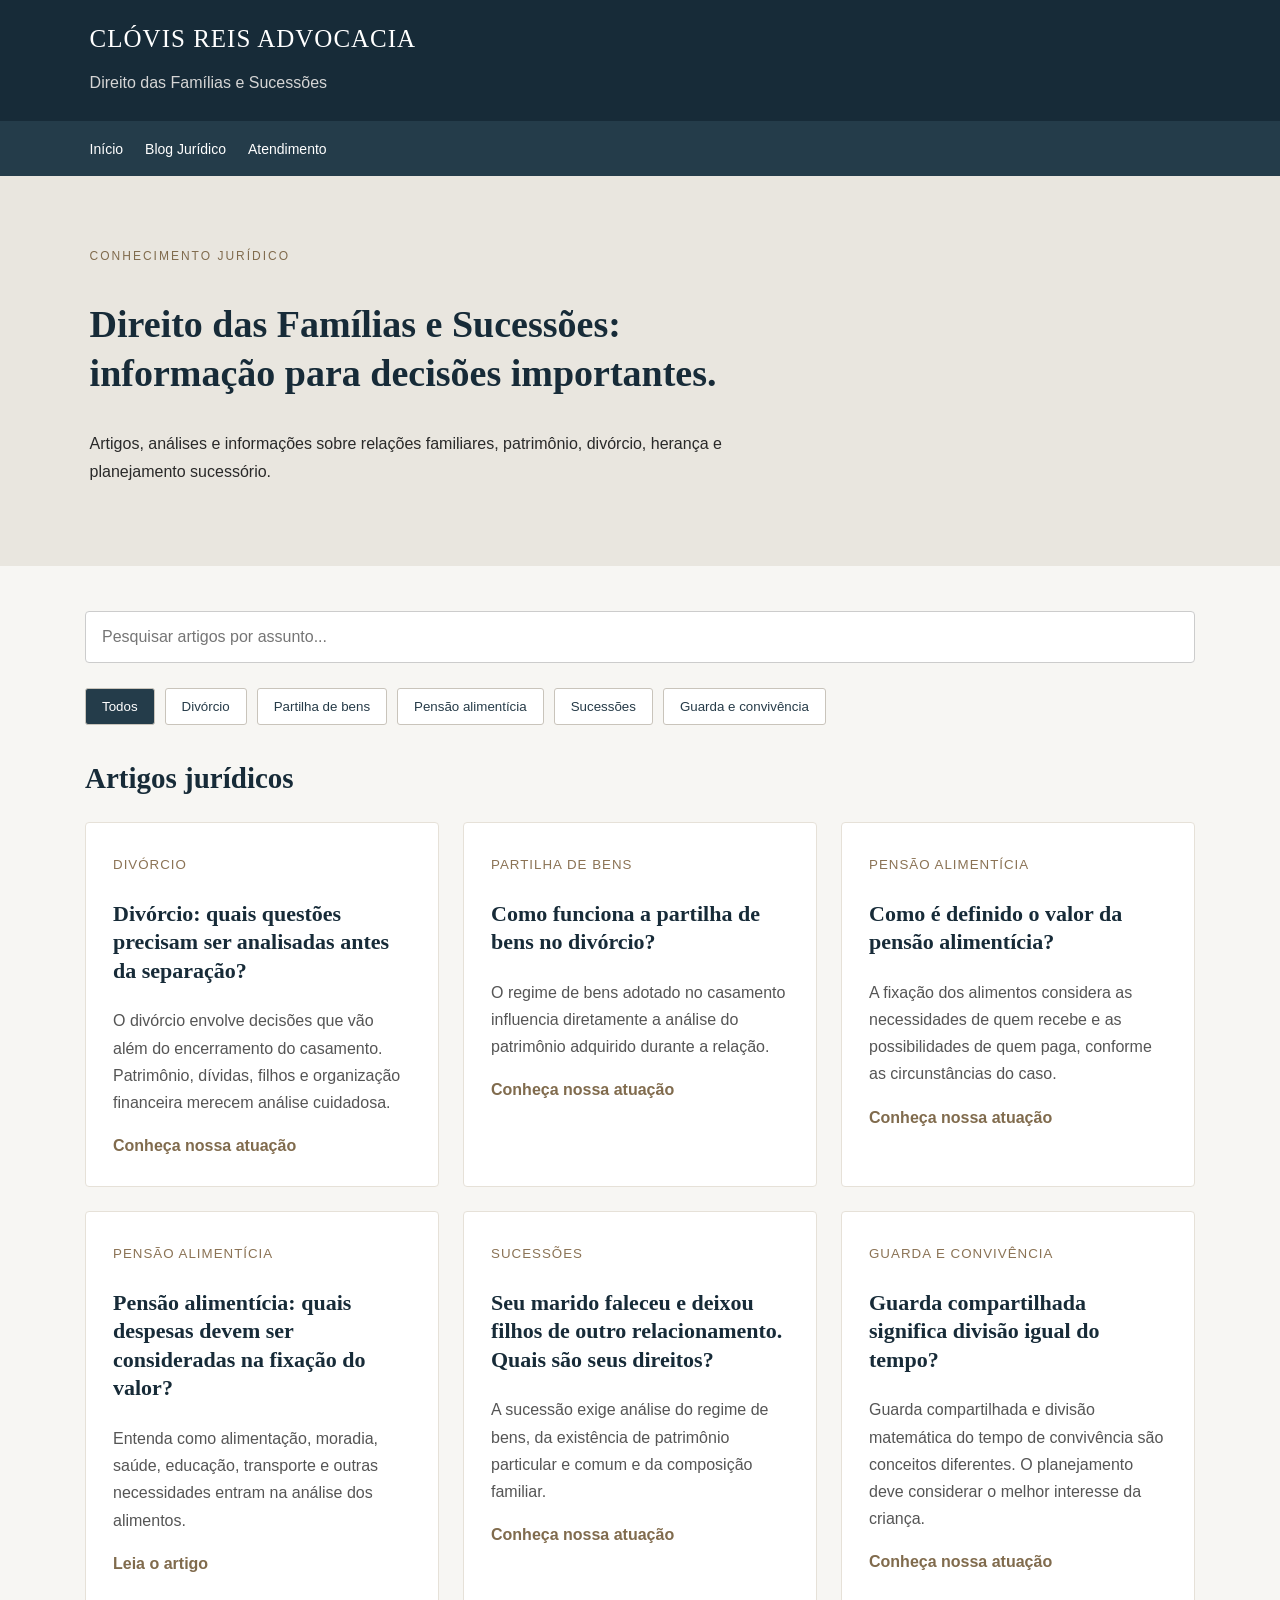
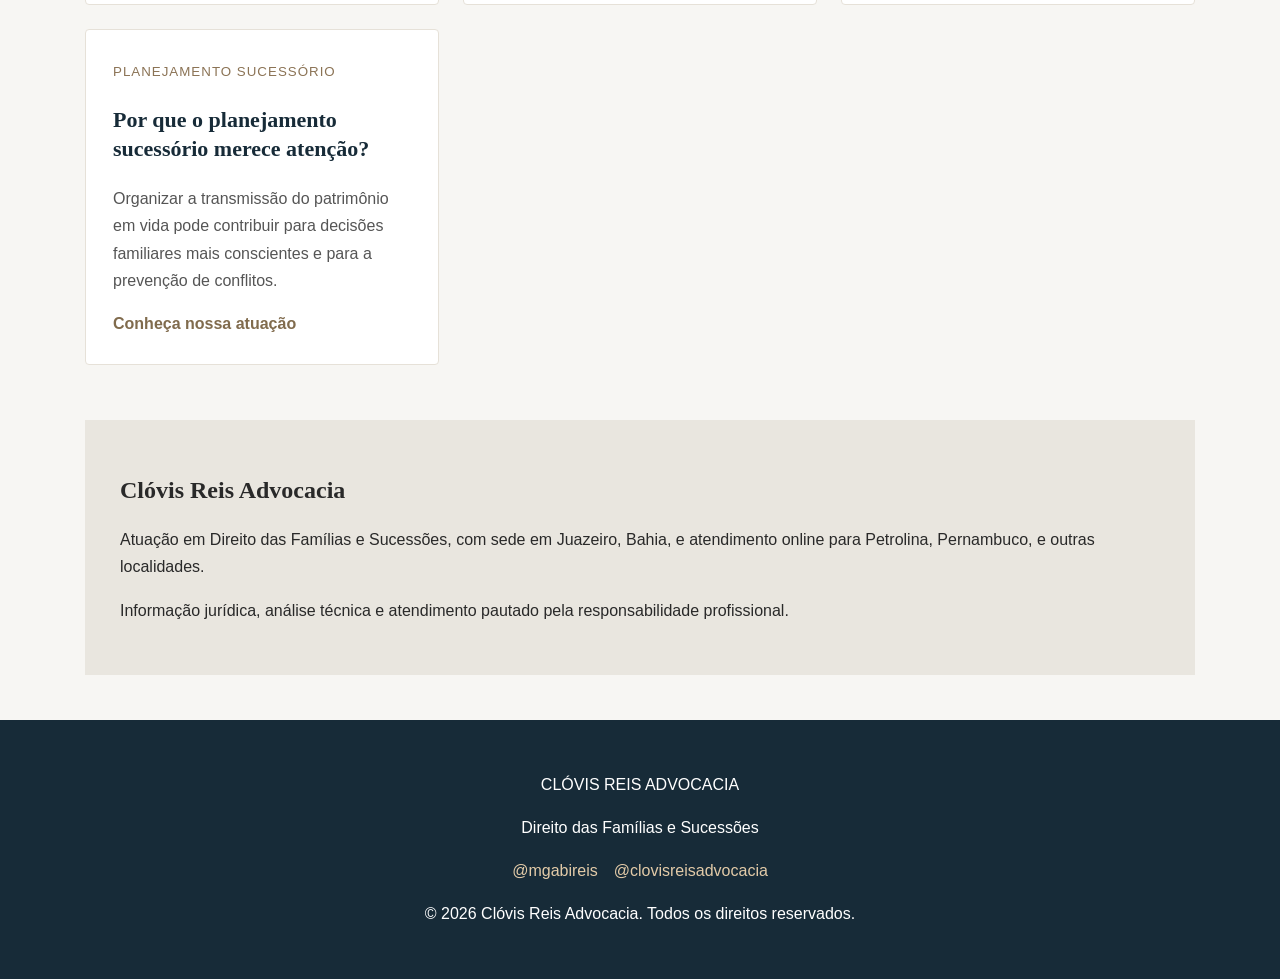
<file: artigos.html>
<!DOCTYPE html>
<html lang="pt-BR">
<head>
<meta charset="UTF-8">
<meta name="viewport" content="width=device-width, initial-scale=1.0">
<title>Blog Jurídico | Clóvis Reis Advocacia</title>
<meta name="description" content="Informação jurídica sobre Direito das Famílias e Sucessões. Artigos sobre divórcio, partilha de bens, pensão alimentícia, guarda, herança e planejamento patrimonial.">
<meta name="robots" content="index, follow">
<link rel="canonical" href="https://clovisreisadvocacia.netlify.app/artigos.html">
<meta property="og:title" content="Blog Jurídico Clóvis Reis Advocacia">
<meta property="og:description" content="Informação e orientação sobre Direito das Famílias e Sucessões.">
<meta property="og:type" content="website">
<style>
*{box-sizing:border-box}body{margin:0;font-family:Arial,sans-serif;color:#292929;background:#f7f6f3;line-height:1.7}header{background:#172b38;color:white;padding:25px 7%}.logo{font:25px Georgia,serif;letter-spacing:1px}header p{color:#d5d5d5;margin-bottom:0}nav{background:#243c4a;padding:14px 7%}nav a{color:white;text-decoration:none;margin-right:22px;font-size:14px}.hero{padding:65px 7%;background:#e9e6df}.hero span{color:#806b4d;text-transform:uppercase;letter-spacing:2px;font-size:12px}h1,h2,h3{font-family:Georgia,serif;line-height:1.3}.hero h1{font-size:38px;max-width:700px;color:#172b38}.hero p{max-width:650px}main{max-width:1150px;margin:auto;padding:45px 20px}.search{margin-bottom:25px}.search input{width:100%;padding:16px;border:1px solid #ccc;border-radius:4px;font-size:16px}.categories{display:flex;flex-wrap:wrap;gap:10px;margin-bottom:35px}.categories button{padding:10px 16px;background:white;border:1px solid #c9c4bb;color:#263b48;border-radius:3px;cursor:pointer}.categories button:hover,.categories button.active{background:#243c4a;color:white}.section-title{color:#172b38;font-size:29px;margin-bottom:25px}.articles{display:grid;grid-template-columns:repeat(auto-fit,minmax(260px,1fr));gap:24px}.article{background:white;padding:27px;border:1px solid #e6e1d8;border-radius:4px}.article small{color:#8b7355;text-transform:uppercase;letter-spacing:1px}.article h3{color:#172b38;font-size:22px}.article p{color:#555}.article a{color:#806b4d;font-weight:bold;text-decoration:none}.article a:hover{text-decoration:underline}.about{margin-top:55px;padding:35px;background:#e9e6df}footer{background:#172b38;color:white;padding:35px 7%;text-align:center}footer a{color:#e3cba8;text-decoration:none;margin:0 8px}@media(max-width:600px){.hero h1{font-size:30px}nav a{display:inline-block;margin:5px 10px 5px 0}}
</style>
</head>
<body>
<header><div class="logo">CLÓVIS REIS ADVOCACIA</div><p>Direito das Famílias e Sucessões</p></header>
<nav><a href="index.html">Início</a><a href="artigos.html">Blog Jurídico</a><a href="atendimento-petrolina.html">Atendimento</a></nav>
<section class="hero"><span>Conhecimento jurídico</span><h1>Direito das Famílias e Sucessões: informação para decisões importantes.</h1><p>Artigos, análises e informações sobre relações familiares, patrimônio, divórcio, herança e planejamento sucessório.</p></section>
<main>
<div class="search"><input type="search" id="busca" placeholder="Pesquisar artigos por assunto..." aria-label="Pesquisar artigos"></div>
<div class="categories">
<button class="active" data-category="todos">Todos</button><button data-category="divorcio">Divórcio</button><button data-category="partilha">Partilha de bens</button><button data-category="alimentos">Pensão alimentícia</button><button data-category="sucessoes">Sucessões</button><button data-category="guarda">Guarda e convivência</button>
</div>
<h2 class="section-title">Artigos jurídicos</h2>
<section class="articles" id="lista-artigos">
<article class="article" data-category="divorcio"><small>Divórcio</small><h3>Divórcio: quais questões precisam ser analisadas antes da separação?</h3><p>O divórcio envolve decisões que vão além do encerramento do casamento. Patrimônio, dívidas, filhos e organização financeira merecem análise cuidadosa.</p><a href="#sobre">Conheça nossa atuação</a></article>
<article class="article" data-category="partilha"><small>Partilha de bens</small><h3>Como funciona a partilha de bens no divórcio?</h3><p>O regime de bens adotado no casamento influencia diretamente a análise do patrimônio adquirido durante a relação.</p><a href="#sobre">Conheça nossa atuação</a></article>
<article class="article" data-category="alimentos"><small>Pensão alimentícia</small><h3>Como é definido o valor da pensão alimentícia?</h3><p>A fixação dos alimentos considera as necessidades de quem recebe e as possibilidades de quem paga, conforme as circunstâncias do caso.</p><a href="#sobre">Conheça nossa atuação</a></article>
<article class="article" data-category="alimentos"><small>Pensão alimentícia</small><h3>Pensão alimentícia: quais despesas devem ser consideradas na fixação do valor?</h3><p>Entenda como alimentação, moradia, saúde, educação, transporte e outras necessidades entram na análise dos alimentos.</p><a href="pensao-alimenticia-despesas.html">Leia o artigo</a></article>
<article class="article" data-category="sucessoes"><small>Sucessões</small><h3>Seu marido faleceu e deixou filhos de outro relacionamento. Quais são seus direitos?</h3><p>A sucessão exige análise do regime de bens, da existência de patrimônio particular e comum e da composição familiar.</p><a href="#sobre">Conheça nossa atuação</a></article>
<article class="article" data-category="guarda"><small>Guarda e convivência</small><h3>Guarda compartilhada significa divisão igual do tempo?</h3><p>Guarda compartilhada e divisão matemática do tempo de convivência são conceitos diferentes. O planejamento deve considerar o melhor interesse da criança.</p><a href="#sobre">Conheça nossa atuação</a></article>
<article class="article" data-category="sucessoes"><small>Planejamento sucessório</small><h3>Por que o planejamento sucessório merece atenção?</h3><p>Organizar a transmissão do patrimônio em vida pode contribuir para decisões familiares mais conscientes e para a prevenção de conflitos.</p><a href="#sobre">Conheça nossa atuação</a></article>
</section>
<p id="sem-resultados" hidden>Nenhum artigo encontrado para essa pesquisa.</p>
<section class="about" id="sobre"><h2>Clóvis Reis Advocacia</h2><p>Atuação em Direito das Famílias e Sucessões, com sede em Juazeiro, Bahia, e atendimento online para Petrolina, Pernambuco, e outras localidades.</p><p>Informação jurídica, análise técnica e atendimento pautado pela responsabilidade profissional.</p></section>
</main>
<footer><p>CLÓVIS REIS ADVOCACIA</p><p>Direito das Famílias e Sucessões</p><p><a href="https://www.instagram.com/mgabireis/" target="_blank" rel="noopener">@mgabireis</a><a href="https://www.instagram.com/clovisreisadvocacia/" target="_blank" rel="noopener">@clovisreisadvocacia</a></p><p>© 2026 Clóvis Reis Advocacia. Todos os direitos reservados.</p></footer>
<script>
const busca=document.getElementById("busca"),artigos=document.querySelectorAll(".article"),botoes=document.querySelectorAll(".categories button"),semResultados=document.getElementById("sem-resultados");let categoriaAtual="todos";
function filtrar(){const termo=busca.value.toLowerCase().trim();let encontrados=0;artigos.forEach(artigo=>{const texto=artigo.innerText.toLowerCase(),categoria=artigo.dataset.category;const mostrar=texto.includes(termo)&&(categoriaAtual==="todos"||categoria===categoriaAtual);artigo.hidden=!mostrar;if(mostrar)encontrados++;});semResultados.hidden=encontrados!==0;}
busca.addEventListener("input",filtrar);botoes.forEach(botao=>{botao.addEventListener("click",()=>{botoes.forEach(b=>b.classList.remove("active"));botao.classList.add("active");categoriaAtual=botao.dataset.category;filtrar();});});
</script>
</body>
</html>
</file>
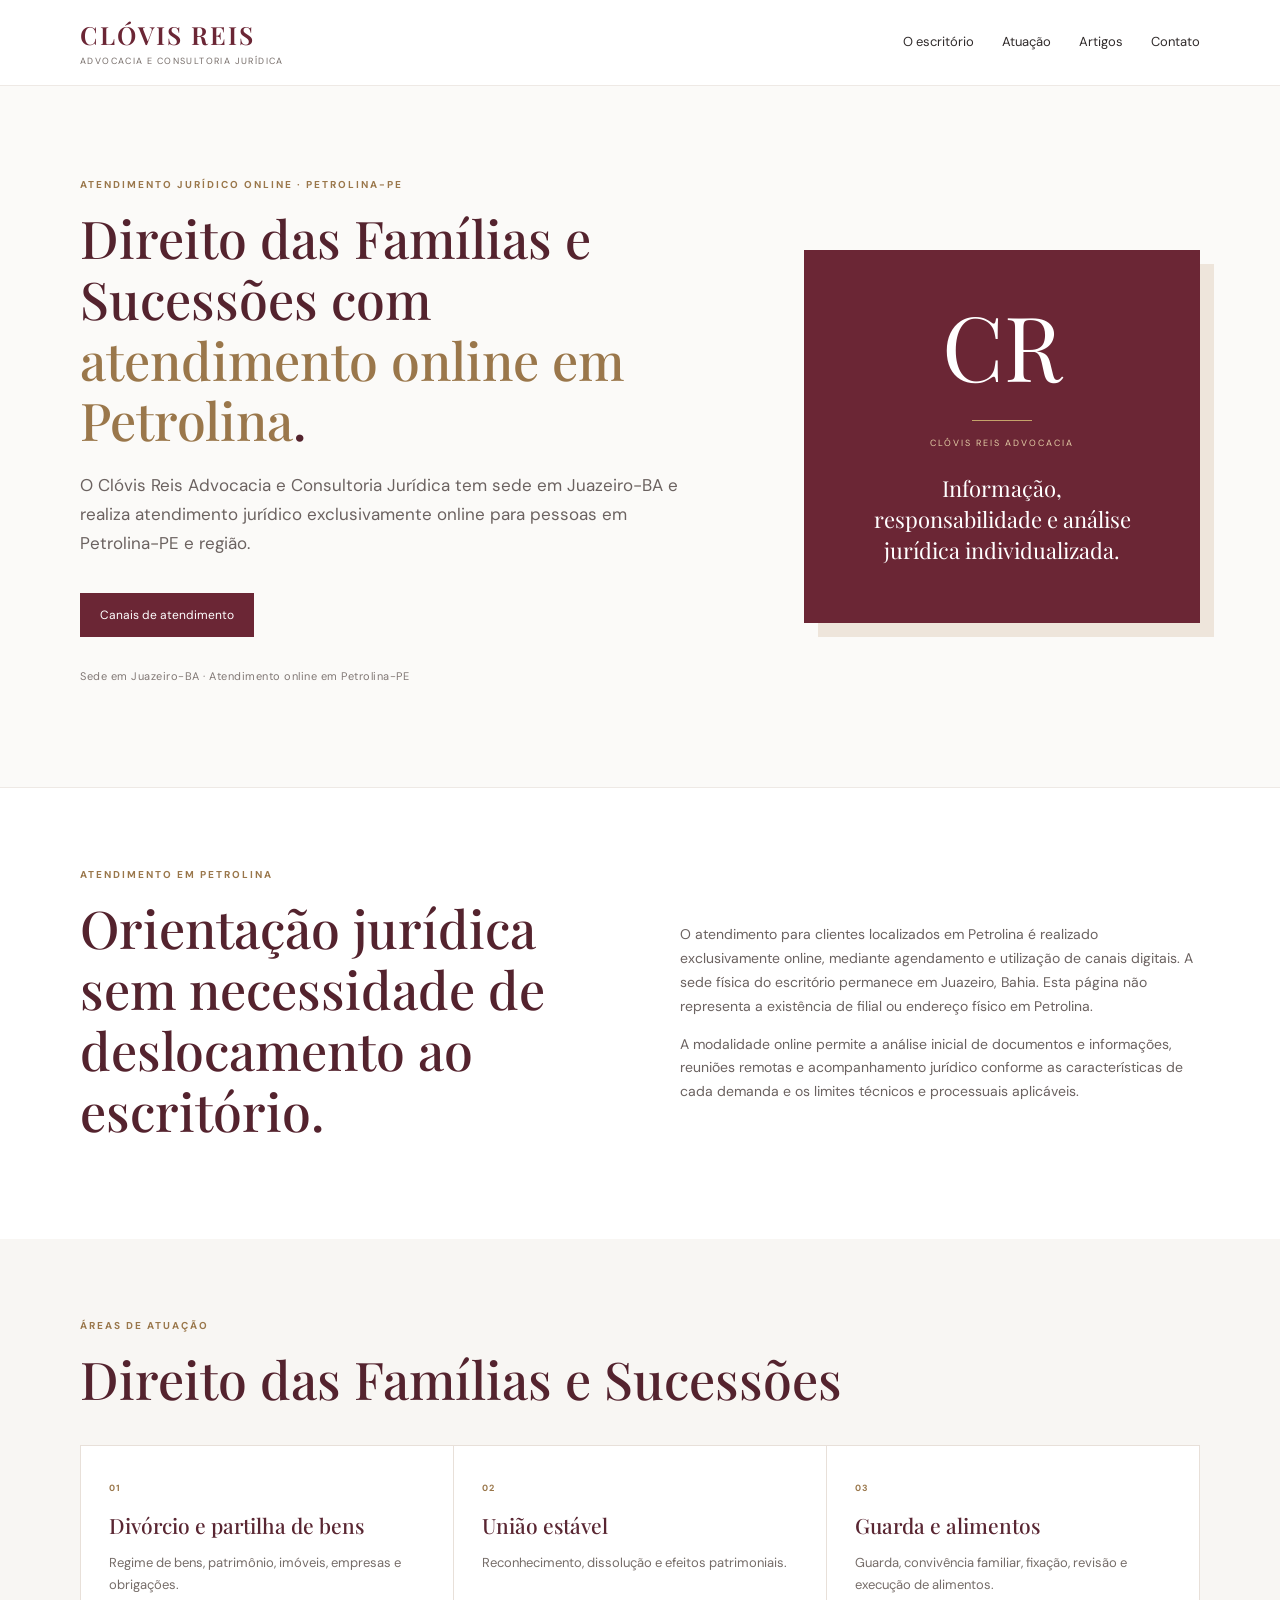
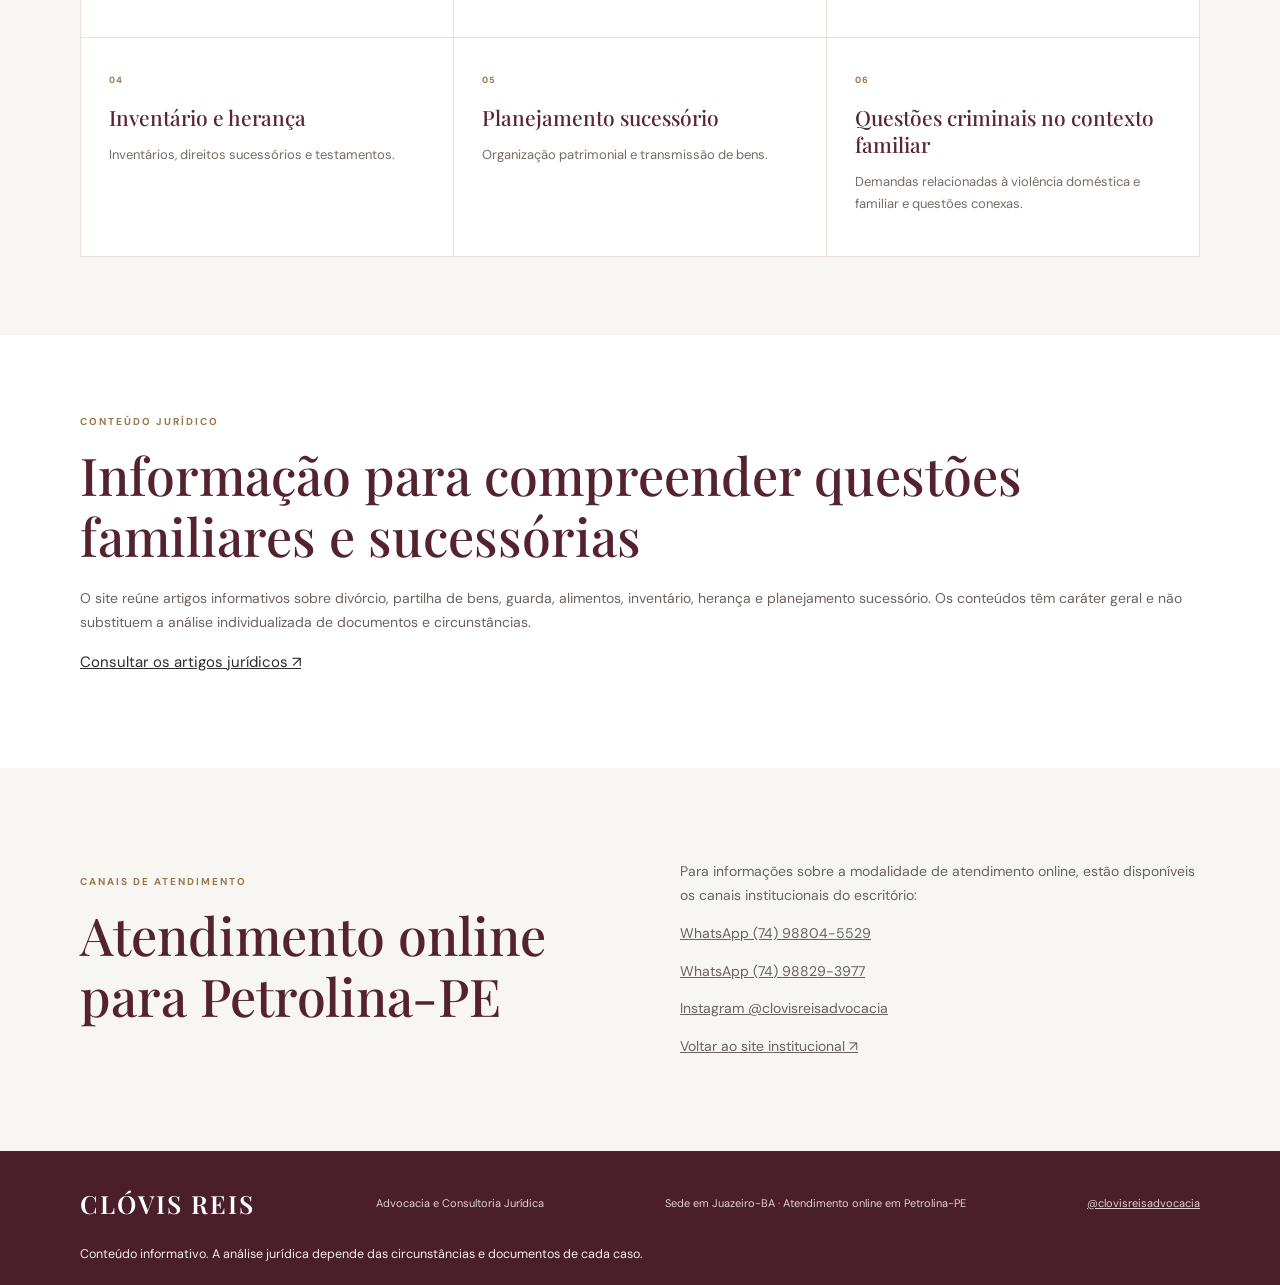
<file: atendimento-petrolina.html>
<!doctype html>
<html lang="pt-BR">
<head>
<meta charset="utf-8">
<meta name="viewport" content="width=device-width,initial-scale=1">
<meta name="description" content="Atendimento jurídico online em Petrolina-PE em Direito das Famílias e Sucessões pelo Clóvis Reis Advocacia, com sede em Juazeiro-BA.">
<meta name="robots" content="index,follow">
<link rel="canonical" href="https://clovisreisadvocacia.netlify.app/atendimento-petrolina.html">
<title>Advocacia em Petrolina-PE | Atendimento online em Direito das Famílias | Clóvis Reis</title>
<meta property="og:type" content="website">
<meta property="og:title" content="Atendimento jurídico online em Petrolina-PE | Clóvis Reis Advocacia">
<meta property="og:description" content="Direito das Famílias e Sucessões. Sede em Juazeiro-BA e atendimento exclusivamente online para Petrolina-PE.">
<meta property="og:url" content="https://clovisreisadvocacia.netlify.app/atendimento-petrolina.html">
<link rel="preconnect" href="https://fonts.googleapis.com">
<link href="https://fonts.googleapis.com/css2?family=DM+Sans:wght@400;500;600;700&family=Playfair+Display:wght@500;600;700&display=swap" rel="stylesheet">
<link rel="stylesheet" href="styles.css">
<meta name="google-site-verification" content="K0Zj7oiMCX58tv9XEbHu2UW0E3raH5G6gJ29WTg_WdE" />
</head>
<body>
<header class="header"><div class="container navrow">
<a class="brand" href="index.html"><b>CLÓVIS REIS</b><small>ADVOCACIA E CONSULTORIA JURÍDICA</small></a>
<nav><a href="index.html#escritorio">O escritório</a><a href="index.html#atuacao">Atuação</a><a href="index.html#artigos">Artigos</a><a href="index.html#contato">Contato</a></nav>
</div></header>
<main>
<section class="hero"><div class="container herogrid"><div>
<p class="eyebrow">ATENDIMENTO JURÍDICO ONLINE · PETROLINA-PE</p>
<h1>Direito das Famílias e Sucessões com <em>atendimento online em Petrolina</em>.</h1>
<p class="lead">O Clóvis Reis Advocacia e Consultoria Jurídica tem sede em Juazeiro-BA e realiza atendimento jurídico exclusivamente online para pessoas em Petrolina-PE e região.</p>
<a class="button" href="https://wa.me/5574988045529" target="_blank" rel="noopener">Canais de atendimento</a>
<p class="location">Sede em Juazeiro-BA · Atendimento online em Petrolina-PE</p>
</div><aside class="panel"><strong>CR</strong><i></i><small>CLÓVIS REIS ADVOCACIA</small><p>Informação, responsabilidade e análise jurídica individualizada.</p></aside></div></section>
<section class="section"><div class="container split"><div><p class="eyebrow">ATENDIMENTO EM PETROLINA</p><h2>Orientação jurídica sem necessidade de deslocamento ao escritório.</h2></div><div class="bodycopy">
<p>O atendimento para clientes localizados em Petrolina é realizado exclusivamente online, mediante agendamento e utilização de canais digitais. A sede física do escritório permanece em Juazeiro, Bahia. Esta página não representa a existência de filial ou endereço físico em Petrolina.</p>
<p>A modalidade online permite a análise inicial de documentos e informações, reuniões remotas e acompanhamento jurídico conforme as características de cada demanda e os limites técnicos e processuais aplicáveis.</p>
</div></div></section>
<section class="section soft"><div class="container"><p class="eyebrow">ÁREAS DE ATUAÇÃO</p><h2>Direito das Famílias e Sucessões</h2><div class="cards">
<article><small>01</small><h3>Divórcio e partilha de bens</h3><p>Regime de bens, patrimônio, imóveis, empresas e obrigações.</p></article>
<article><small>02</small><h3>União estável</h3><p>Reconhecimento, dissolução e efeitos patrimoniais.</p></article>
<article><small>03</small><h3>Guarda e alimentos</h3><p>Guarda, convivência familiar, fixação, revisão e execução de alimentos.</p></article>
<article><small>04</small><h3>Inventário e herança</h3><p>Inventários, direitos sucessórios e testamentos.</p></article>
<article><small>05</small><h3>Planejamento sucessório</h3><p>Organização patrimonial e transmissão de bens.</p></article>
<article><small>06</small><h3>Questões criminais no contexto familiar</h3><p>Demandas relacionadas à violência doméstica e familiar e questões conexas.</p></article>
</div></div></section>
<section class="section"><div class="container"><p class="eyebrow">CONTEÚDO JURÍDICO</p><h2>Informação para compreender questões familiares e sucessórias</h2><p class="bodycopy">O site reúne artigos informativos sobre divórcio, partilha de bens, guarda, alimentos, inventário, herança e planejamento sucessório. Os conteúdos têm caráter geral e não substituem a análise individualizada de documentos e circunstâncias.</p><p><a href="index.html#artigos">Consultar os artigos jurídicos ↗</a></p></div></section>
<section class="section soft"><div class="container split"><div><p class="eyebrow">CANAIS DE ATENDIMENTO</p><h2>Atendimento online para Petrolina-PE</h2></div><div class="bodycopy"><p>Para informações sobre a modalidade de atendimento online, estão disponíveis os canais institucionais do escritório:</p><p><a href="https://wa.me/5574988045529" target="_blank" rel="noopener">WhatsApp (74) 98804-5529</a></p><p><a href="https://wa.me/5574988293977" target="_blank" rel="noopener">WhatsApp (74) 98829-3977</a></p><p><a href="https://www.instagram.com/clovisreisadvocacia/">Instagram @clovisreisadvocacia</a></p><p><a href="index.html">Voltar ao site institucional ↗</a></p></div></div></section>
</main>
<footer><div class="container foot"><b>CLÓVIS REIS</b><p>Advocacia e Consultoria Jurídica</p><p>Sede em Juazeiro-BA · Atendimento online em Petrolina-PE</p><p><a href="https://www.instagram.com/clovisreisadvocacia/">@clovisreisadvocacia</a></p><small>Conteúdo informativo. A análise jurídica depende das circunstâncias e documentos de cada caso.</small></div></footer>
</body></html>
</file>
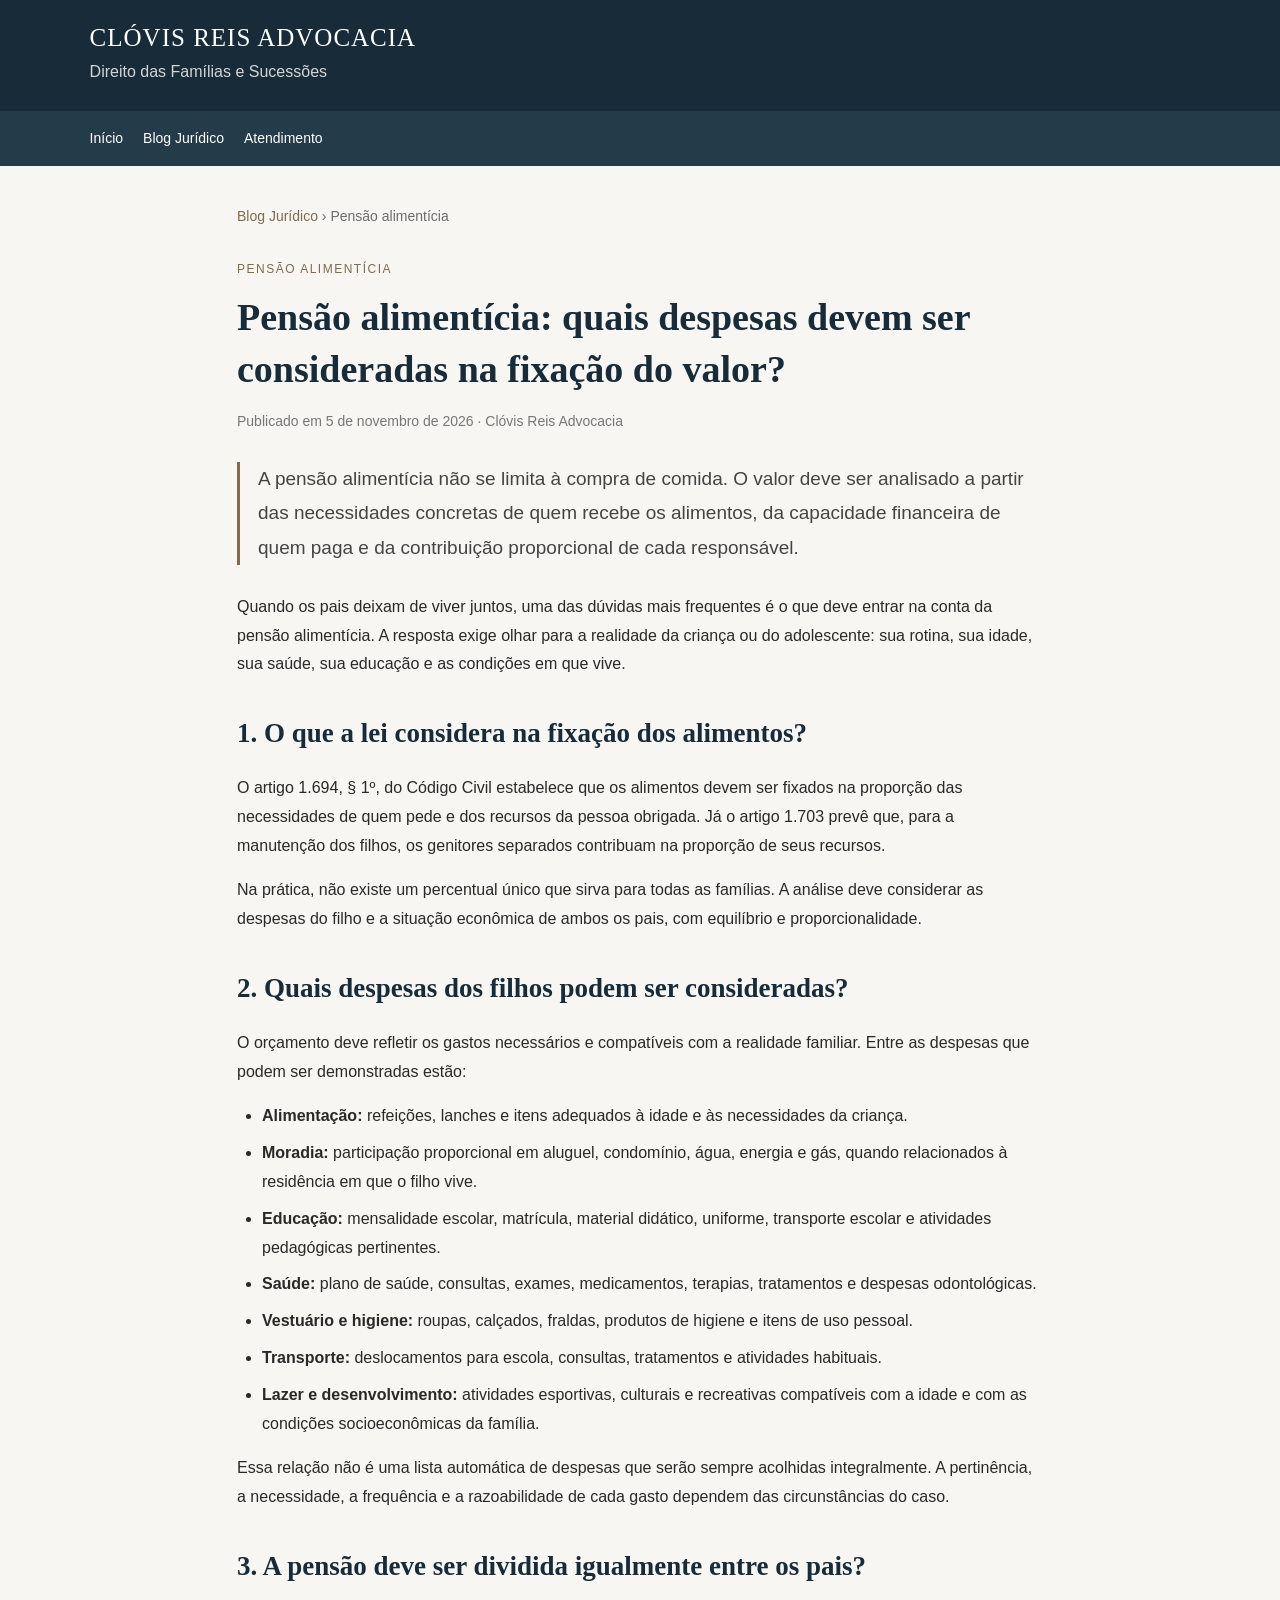
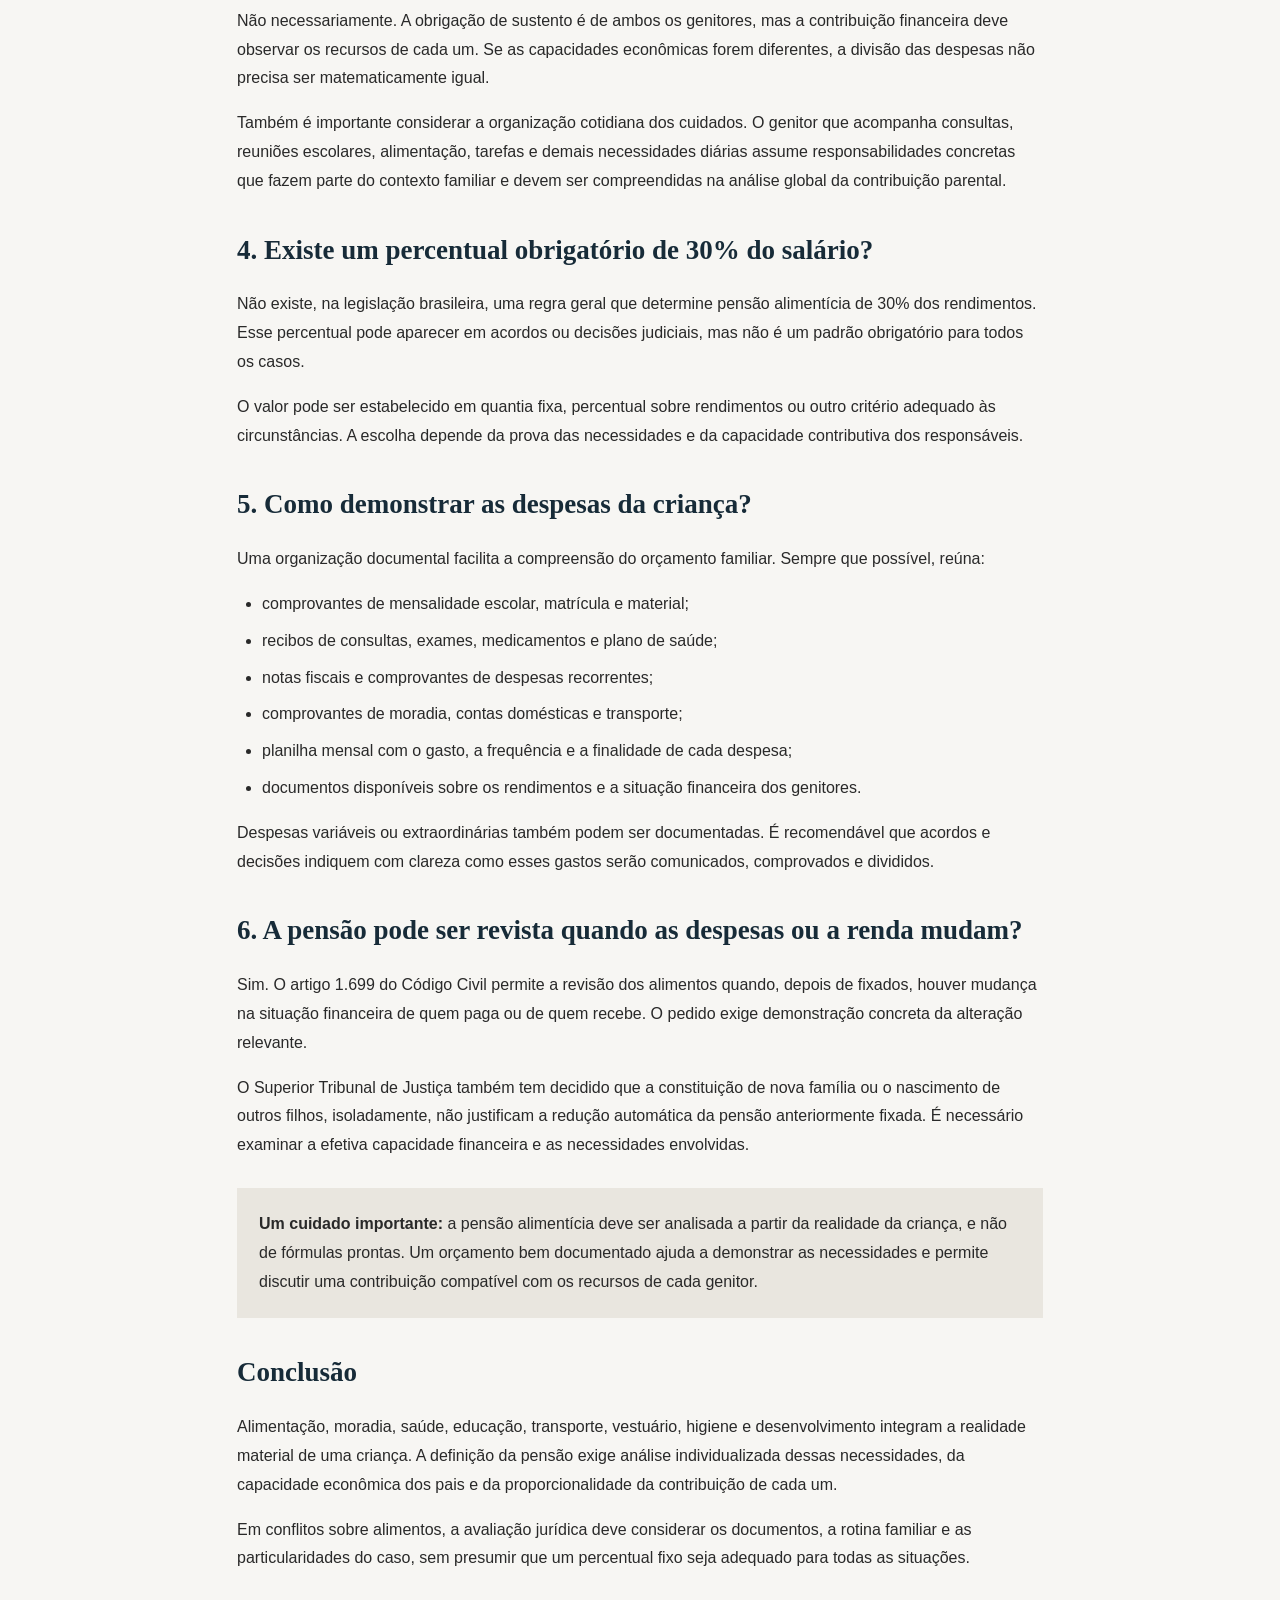
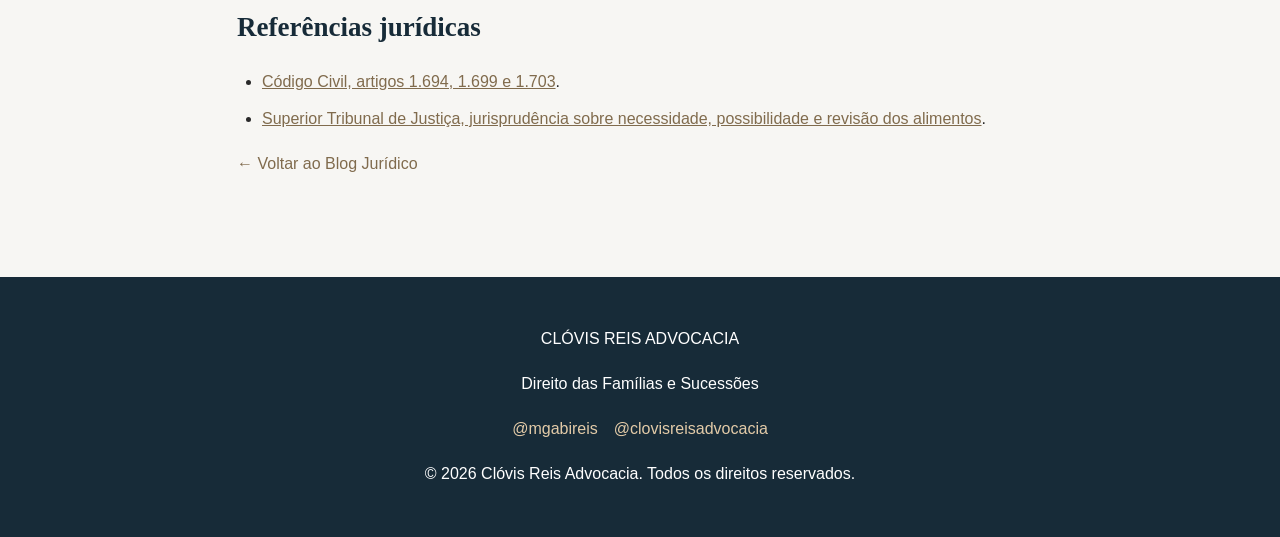
<file: pensao-alimenticia-despesas.html>
<!DOCTYPE html>
<html lang="pt-BR">
<head>
<meta charset="UTF-8">
<meta name="viewport" content="width=device-width, initial-scale=1.0">
<title>Pensão alimentícia: quais despesas entram no cálculo? | Clóvis Reis Advocacia</title>
<meta name="description" content="Saiba quais despesas dos filhos são consideradas na fixação da pensão alimentícia e como necessidade, possibilidade e proporcionalidade orientam a análise.">
<meta name="robots" content="index, follow">
<link rel="canonical" href="https://clovisreisadvocacia.netlify.app/pensao-alimenticia-despesas.html">
<meta property="og:type" content="article">
<meta property="og:title" content="Pensão alimentícia: quais despesas devem ser consideradas?">
<meta property="og:description" content="Entenda como as despesas dos filhos são avaliadas na fixação dos alimentos.">
<script type="application/ld+json">
{"@context":"https://schema.org","@type":"Article","headline":"Pensão alimentícia: quais despesas devem ser consideradas na fixação do valor?","description":"Entenda como as despesas dos filhos são avaliadas na fixação da pensão alimentícia.","datePublished":"2026-11-05","dateModified":"2026-11-05","author":{"@type":"Organization","name":"Clóvis Reis Advocacia"},"publisher":{"@type":"Organization","name":"Clóvis Reis Advocacia"},"mainEntityOfPage":"https://clovisreisadvocacia.netlify.app/pensao-alimenticia-despesas.html","inLanguage":"pt-BR"}
</script>
<style>
*{box-sizing:border-box}body{margin:0;background:#f7f6f3;color:#292929;font-family:Arial,sans-serif;line-height:1.8}header{background:#172b38;color:#fff;padding:24px 7%}.logo{font:25px Georgia,serif;letter-spacing:1px}header p{color:#d5d5d5;margin:6px 0 0}nav{background:#243c4a;padding:13px 7%}nav a{color:#fff;text-decoration:none;margin-right:20px;font-size:14px}main{max-width:850px;margin:38px auto;padding:0 22px 45px}.breadcrumb{font-size:14px;color:#6c6c6c}.breadcrumb a,.references a,.back a{color:#806b4d}.breadcrumb a,.back a{text-decoration:none}.category{color:#806b4d;text-transform:uppercase;letter-spacing:1.5px;font-size:12px;margin-top:30px}h1,h2{font-family:Georgia,serif;color:#172b38;line-height:1.35}h1{font-size:38px;margin:12px 0}h2{font-size:27px;margin-top:36px}.meta{color:#777;font-size:14px}.lead{font-size:19px;color:#444;border-left:3px solid #806b4d;padding-left:18px;margin:28px 0}ul{padding-left:25px}li{margin:8px 0}.note{background:#e9e6df;padding:22px;margin:28px 0}footer{background:#172b38;color:white;padding:32px 7%;text-align:center}footer a{color:#e3cba8;text-decoration:none;margin:0 8px}@media(max-width:600px){h1{font-size:30px}h2{font-size:24px}}
</style>
</head>
<body>
<header><div class="logo">CLÓVIS REIS ADVOCACIA</div><p>Direito das Famílias e Sucessões</p></header>
<nav><a href="index.html">Início</a><a href="artigos.html">Blog Jurídico</a><a href="atendimento-petrolina.html">Atendimento</a></nav>
<main>
<p class="breadcrumb"><a href="artigos.html">Blog Jurídico</a> › Pensão alimentícia</p>
<p class="category">Pensão alimentícia</p>
<h1>Pensão alimentícia: quais despesas devem ser consideradas na fixação do valor?</h1>
<p class="meta">Publicado em 5 de novembro de 2026 · Clóvis Reis Advocacia</p>
<p class="lead">A pensão alimentícia não se limita à compra de comida. O valor deve ser analisado a partir das necessidades concretas de quem recebe os alimentos, da capacidade financeira de quem paga e da contribuição proporcional de cada responsável.</p>
<p>Quando os pais deixam de viver juntos, uma das dúvidas mais frequentes é o que deve entrar na conta da pensão alimentícia. A resposta exige olhar para a realidade da criança ou do adolescente: sua rotina, sua idade, sua saúde, sua educação e as condições em que vive.</p>
<h2>1. O que a lei considera na fixação dos alimentos?</h2>
<p>O artigo 1.694, § 1º, do Código Civil estabelece que os alimentos devem ser fixados na proporção das necessidades de quem pede e dos recursos da pessoa obrigada. Já o artigo 1.703 prevê que, para a manutenção dos filhos, os genitores separados contribuam na proporção de seus recursos.</p>
<p>Na prática, não existe um percentual único que sirva para todas as famílias. A análise deve considerar as despesas do filho e a situação econômica de ambos os pais, com equilíbrio e proporcionalidade.</p>
<h2>2. Quais despesas dos filhos podem ser consideradas?</h2>
<p>O orçamento deve refletir os gastos necessários e compatíveis com a realidade familiar. Entre as despesas que podem ser demonstradas estão:</p>
<ul>
<li><strong>Alimentação:</strong> refeições, lanches e itens adequados à idade e às necessidades da criança.</li>
<li><strong>Moradia:</strong> participação proporcional em aluguel, condomínio, água, energia e gás, quando relacionados à residência em que o filho vive.</li>
<li><strong>Educação:</strong> mensalidade escolar, matrícula, material didático, uniforme, transporte escolar e atividades pedagógicas pertinentes.</li>
<li><strong>Saúde:</strong> plano de saúde, consultas, exames, medicamentos, terapias, tratamentos e despesas odontológicas.</li>
<li><strong>Vestuário e higiene:</strong> roupas, calçados, fraldas, produtos de higiene e itens de uso pessoal.</li>
<li><strong>Transporte:</strong> deslocamentos para escola, consultas, tratamentos e atividades habituais.</li>
<li><strong>Lazer e desenvolvimento:</strong> atividades esportivas, culturais e recreativas compatíveis com a idade e com as condições socioeconômicas da família.</li>
</ul>
<p>Essa relação não é uma lista automática de despesas que serão sempre acolhidas integralmente. A pertinência, a necessidade, a frequência e a razoabilidade de cada gasto dependem das circunstâncias do caso.</p>
<h2>3. A pensão deve ser dividida igualmente entre os pais?</h2>
<p>Não necessariamente. A obrigação de sustento é de ambos os genitores, mas a contribuição financeira deve observar os recursos de cada um. Se as capacidades econômicas forem diferentes, a divisão das despesas não precisa ser matematicamente igual.</p>
<p>Também é importante considerar a organização cotidiana dos cuidados. O genitor que acompanha consultas, reuniões escolares, alimentação, tarefas e demais necessidades diárias assume responsabilidades concretas que fazem parte do contexto familiar e devem ser compreendidas na análise global da contribuição parental.</p>
<h2>4. Existe um percentual obrigatório de 30% do salário?</h2>
<p>Não existe, na legislação brasileira, uma regra geral que determine pensão alimentícia de 30% dos rendimentos. Esse percentual pode aparecer em acordos ou decisões judiciais, mas não é um padrão obrigatório para todos os casos.</p>
<p>O valor pode ser estabelecido em quantia fixa, percentual sobre rendimentos ou outro critério adequado às circunstâncias. A escolha depende da prova das necessidades e da capacidade contributiva dos responsáveis.</p>
<h2>5. Como demonstrar as despesas da criança?</h2>
<p>Uma organização documental facilita a compreensão do orçamento familiar. Sempre que possível, reúna:</p>
<ul>
<li>comprovantes de mensalidade escolar, matrícula e material;</li>
<li>recibos de consultas, exames, medicamentos e plano de saúde;</li>
<li>notas fiscais e comprovantes de despesas recorrentes;</li>
<li>comprovantes de moradia, contas domésticas e transporte;</li>
<li>planilha mensal com o gasto, a frequência e a finalidade de cada despesa;</li>
<li>documentos disponíveis sobre os rendimentos e a situação financeira dos genitores.</li>
</ul>
<p>Despesas variáveis ou extraordinárias também podem ser documentadas. É recomendável que acordos e decisões indiquem com clareza como esses gastos serão comunicados, comprovados e divididos.</p>
<h2>6. A pensão pode ser revista quando as despesas ou a renda mudam?</h2>
<p>Sim. O artigo 1.699 do Código Civil permite a revisão dos alimentos quando, depois de fixados, houver mudança na situação financeira de quem paga ou de quem recebe. O pedido exige demonstração concreta da alteração relevante.</p>
<p>O Superior Tribunal de Justiça também tem decidido que a constituição de nova família ou o nascimento de outros filhos, isoladamente, não justificam a redução automática da pensão anteriormente fixada. É necessário examinar a efetiva capacidade financeira e as necessidades envolvidas.</p>
<div class="note"><strong>Um cuidado importante:</strong> a pensão alimentícia deve ser analisada a partir da realidade da criança, e não de fórmulas prontas. Um orçamento bem documentado ajuda a demonstrar as necessidades e permite discutir uma contribuição compatível com os recursos de cada genitor.</div>
<h2>Conclusão</h2>
<p>Alimentação, moradia, saúde, educação, transporte, vestuário, higiene e desenvolvimento integram a realidade material de uma criança. A definição da pensão exige análise individualizada dessas necessidades, da capacidade econômica dos pais e da proporcionalidade da contribuição de cada um.</p>
<p>Em conflitos sobre alimentos, a avaliação jurídica deve considerar os documentos, a rotina familiar e as particularidades do caso, sem presumir que um percentual fixo seja adequado para todas as situações.</p>
<h2>Referências jurídicas</h2>
<ul class="references">
<li><a href="https://www.planalto.gov.br/ccivil_03/leis/2002/l10406compilada.htm" target="_blank" rel="noopener">Código Civil, artigos 1.694, 1.699 e 1.703</a>.</li>
<li><a href="https://scon.stj.jus.br/SCON/pesquisar.jsp?O=RR&b=ACOR&preConsultaPP=000007007%2F0&thesaurus=JURID" target="_blank" rel="noopener">Superior Tribunal de Justiça, jurisprudência sobre necessidade, possibilidade e revisão dos alimentos</a>.</li>
</ul>
<p class="back"><a href="artigos.html">← Voltar ao Blog Jurídico</a></p>
</main>
<footer><p>CLÓVIS REIS ADVOCACIA</p><p>Direito das Famílias e Sucessões</p><p><a href="https://www.instagram.com/mgabireis/" target="_blank" rel="noopener">@mgabireis</a><a href="https://www.instagram.com/clovisreisadvocacia/" target="_blank" rel="noopener">@clovisreisadvocacia</a></p><p>© 2026 Clóvis Reis Advocacia. Todos os direitos reservados.</p></footer>
</body>
</html>
</file>
<file: styles.css>
*{box-sizing:border-box}html{scroll-behavior:smooth}body{margin:0;color:#302b2b;background:#fff;font:15px/1.7 "DM Sans",Arial,sans-serif}.container{width:min(1120px,calc(100% - 40px));margin:auto}a{color:inherit}.header{height:86px;border-bottom:1px solid #eee9e5;background:#fff;position:sticky;top:0;z-index:5}.navrow{height:100%;display:flex;justify-content:space-between;align-items:center}.brand{text-decoration:none;display:flex;flex-direction:column;line-height:1.2}.brand b,footer b{font:600 25px "Playfair Display",Georgia,serif;letter-spacing:2px;color:#6b2635}.brand small{font-size:9px;letter-spacing:1.4px;color:#766d69;margin-top:5px}.navrow nav{display:flex;gap:28px;align-items:center}.navrow nav a{text-decoration:none;font-size:13px}.navbutton{border:1px solid #6b2635;padding:8px 18px;color:#6b2635}.menu{display:none}.hero{padding:90px 0;background:#fbfaf8;border-bottom:1px solid #eee9e5}.herogrid{display:grid;grid-template-columns:1.25fr .75fr;gap:65px;align-items:center}.eyebrow{font-size:10px;letter-spacing:2px;color:#9a774b;font-weight:700;margin:0 0 15px}.hero h1,h2{font:500 clamp(32px,4.5vw,52px)/1.17 "Playfair Display",Georgia,serif;color:#54232e;margin:0 0 20px}.hero h1 em{font-style:normal;color:#9a774b}.lead{font-size:17px;color:#6b6260;max-width:620px}.button{display:inline-block;background:#6b2635;color:white;text-decoration:none;padding:12px 20px;font-size:12px;margin-top:18px}.readlink{margin-left:22px;color:#6b2635;text-decoration:none;font-size:12px}.location{font-size:11px;color:#817875;margin-top:30px;letter-spacing:.5px}.panel{min-height:330px;background:#6b2635;color:white;display:flex;align-items:center;justify-content:center;flex-direction:column;padding:35px;box-shadow:14px 14px #eee5db}.panel strong{font:90px "Playfair Display",Georgia,serif}.panel i{width:60px;height:1px;background:#c5a36b;margin:15px}.panel small{font-size:9px;letter-spacing:2px;color:#e3cda6}.panel p{font:22px/1.4 "Playfair Display",Georgia,serif;text-align:center;max-width:280px}.section{padding:78px 0}.soft{background:#f8f6f3}.split{display:grid;grid-template-columns:1fr 1fr;gap:80px;align-items:center}.bodycopy{color:#6b6260;font-size:14px}.cards{display:grid;grid-template-columns:repeat(3,1fr);gap:1px;background:#e8e0d9;border:1px solid #e8e0d9;margin-top:35px}.cards article{background:white;padding:28px;min-height:190px}.cards small,.articles small{font-size:9px;letter-spacing:1.4px;color:#9a774b;font-weight:700}.cards h3,.articles h3{font:500 21px/1.3 "Playfair Display",Georgia,serif;color:#592632;margin:12px 0}.cards p,.articles p{font-size:13px;color:#756c68}.monogram{height:240px;background:#f2ede7;display:grid;place-items:center;color:#6b2635;font:85px "Playfair Display",Georgia,serif}.bloghead{display:flex;justify-content:space-between;align-items:end;gap:30px;margin-bottom:35px}.bloghead h2{margin-bottom:8px}.bloghead label{display:block;font-size:11px;margin-bottom:5px}.bloghead input{width:260px;padding:11px;border:1px solid #d8cec5;font:13px "DM Sans",sans-serif}.articles{display:grid;grid-template-columns:repeat(3,1fr);gap:16px}.articles article{background:white;border:1px solid #eee7e1;padding:24px;min-height:275px;display:flex;flex-direction:column}.articles h3{font-size:19px}.articles a{margin-top:auto;color:#6b2635;text-decoration:none;font-size:12px;font-weight:700}.contact{border:1px solid #e8dfd8;border-top:3px solid #9a774b;padding:30px}.contact small{font-size:10px;letter-spacing:1.5px;color:#9a774b;font-weight:bold}.phone{display:block;font:26px "Playfair Display",Georgia,serif;color:#6b2635;text-decoration:none;margin:8px 0 20px}.contact hr{border:0;border-top:1px solid #eee6df}.contact p{font-size:13px;color:#6b6260}.contact em{font-size:10px;color:#9a774b}footer{background:#4b1f29;color:#eee;padding:32px 0 20px}.foot{display:flex;justify-content:space-between;align-items:center;gap:20px;flex-wrap:wrap}.foot b{color:#fff}.foot p,.foot a{font-size:11px;color:#e1d2d0}.disclaimer{border-top:1px solid #71434b;margin-top:20px;padding-top:14px;font-size:10px;color:#d2c2c2}@media(max-width:760px){.navrow nav{display:none;position:absolute;top:86px;left:0;right:0;background:white;padding:20px;flex-direction:column}.navrow nav.open{display:flex}.menu{display:block;border:0;background:none;color:#6b2635;font-size:24px}.herogrid,.split{grid-template-columns:1fr;gap:35px}.hero{padding:55px 0}.cards,.articles{grid-template-columns:1fr 1fr}.bloghead{align-items:stretch;flex-direction:column}.bloghead input{width:100%}.section{padding:58px 0}}@media(max-width:500px){.cards,.articles{grid-template-columns:1fr}.hero h1{font-size:38px}.readlink{display:block;margin:15px 0}.panel{min-height:260px}.foot{align-items:flex-start;flex-direction:column}}
/* Dois canais de WhatsApp */
.contact .phone {
  display: block;
  width: fit-content;
  max-width: 100%;
  margin: 12px 0;
  padding: 10px 14px;
  border: 1px solid #6b2635;
  color: #6b2635;
  font: 500 17px/1.4 "DM Sans", Arial, sans-serif;
  text-decoration: none;
  overflow-wrap: anywhere;
}
.contact .phone:hover {
  background: #6b2635;
  color: #fff;
}
</file>
